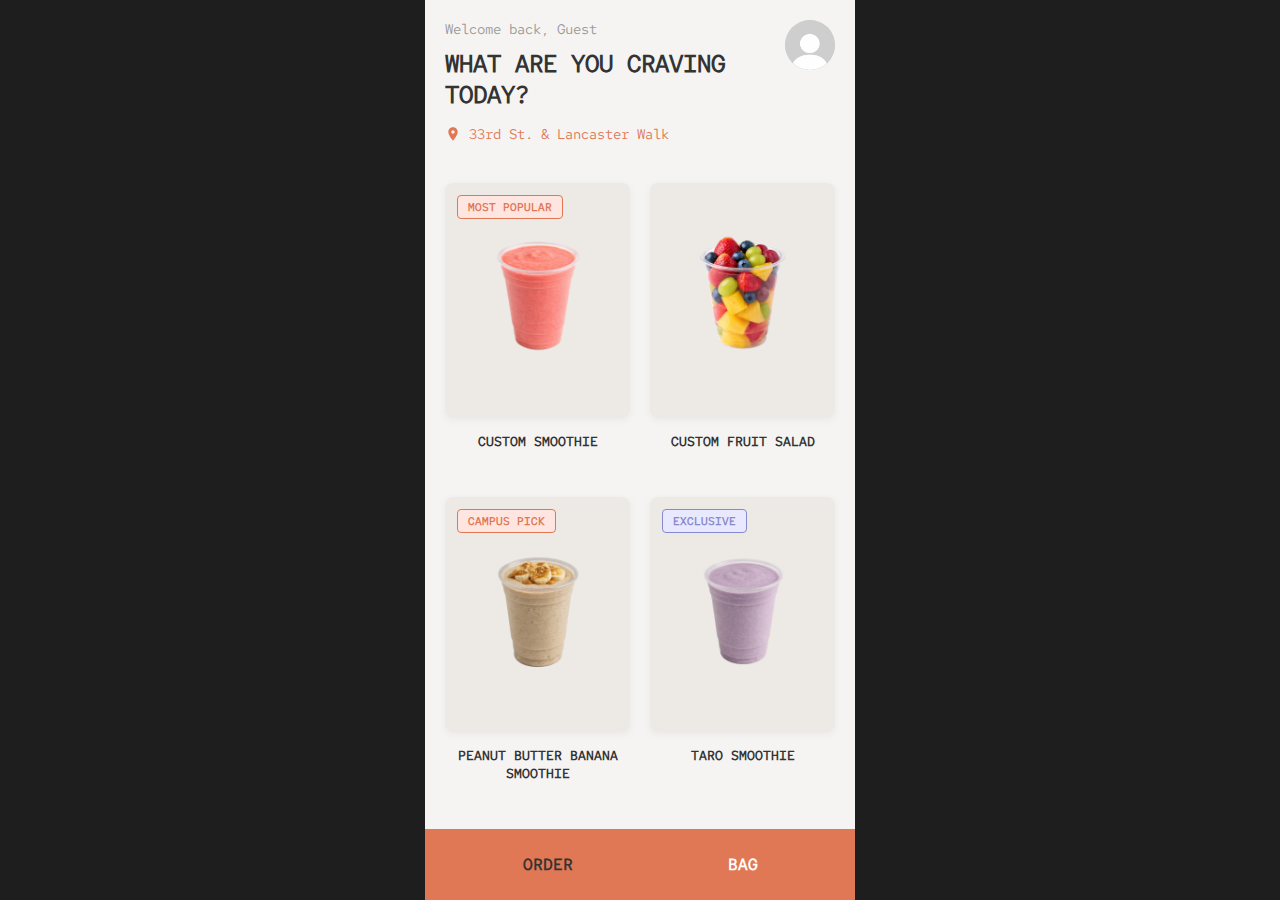
<file: pages/index.html>
<!DOCTYPE html>
<html lang="en">
<head>
    <meta charset="UTF-8">
    <meta name="viewport" content="width=device-width, initial-scale=1.0">
    <title>KC's Home - Fresh Fruit and Smoothies</title>
    <link rel="stylesheet" href="styles.css">
</head>
<body>
    <div class="container">
        <!-- Header -->
        <div class="header">
            <div class="welcome-text">
                <p>Welcome back, Guest</p>
                <h1>What are you craving today?</h1>
                <div class="location">
                    <svg class="location-icon" viewBox="0 0 24 24">
                        <path d="M12 2C8.13 2 5 5.13 5 9c0 5.25 7 13 7 13s7-7.75 7-13c0-3.87-3.13-7-7-7zm0 9.5c-1.38 0-2.5-1.12-2.5-2.5s1.12-2.5 2.5-2.5 2.5 1.12 2.5 2.5-1.12 2.5-2.5 2.5z"/>
                    </svg>
                    <span>33rd St. & Lancaster Walk</span>
                </div>
            </div>
            <div class="profile-icon">
                <img src="person-profile.jpeg" alt="person icon">
            </div>
        </div>
        
        <!-- Order Badge -->
        <!-- <a href="confirmation.html" class="order-badge">ORDER #42</a> -->

        <!-- Products Grid -->
        <div class="products">
            <!-- Custom Smoothie -->
<a href="customize.html" class="product-card">
    <div class="product-card-inner">
        <span class="badge most-popular">Most Popular</span>
        <div class="product-image">
            <img src="Smoothie_images/custom.png" alt="Custom Smoothie">
        </div>
    </div>
    <div class="product-name">Custom Smoothie</div>
</a>

<!-- Custom Fruit Salad -->
<a href="#" class="product-card preset-item" data-type="fruit-salad">
    <div class="product-card-inner">
        <div class="product-image">
            <img src="Smoothie_images/fruitCup.png" alt="Custom Fruit Salad">
        </div>
    </div>
    <div class="product-name">Custom Fruit Salad</div>
</a>

<!-- Peanut Butter Banana Smoothie -->
<a href="#" class="product-card preset-item" data-type="pb-banana">
    <div class="product-card-inner">
        <span class="badge campus-pick">Campus Pick</span>
        <div class="product-image">
            <img src="Smoothie_images/pb_banana.png" alt="Peanut Butter Banana Smoothie">
        </div>
    </div>
    <div class="product-name">Peanut Butter Banana Smoothie</div>
</a>

<!-- Taro Smoothie -->
<a href="#" class="product-card preset-item" data-type="taro">
    <div class="product-card-inner">
        <span class="badge exclusive">Exclusive</span>
        <div class="product-image">
            <img src="Smoothie_images/taro.png" alt="Taro Smoothie">
        </div>
    </div>
    <div class="product-name">Taro Smoothie</div>
</a>
        </div>

        <!-- Navigation Bar -->
        <div class="nav-bar">
            <a href="index.html" class="nav-item active">Order</a>
            <a href="bag.html" class="nav-item">Bag</a>
        </div>
    </div>

    <script src="app.js"></script>  
</body>
</html>
</file>
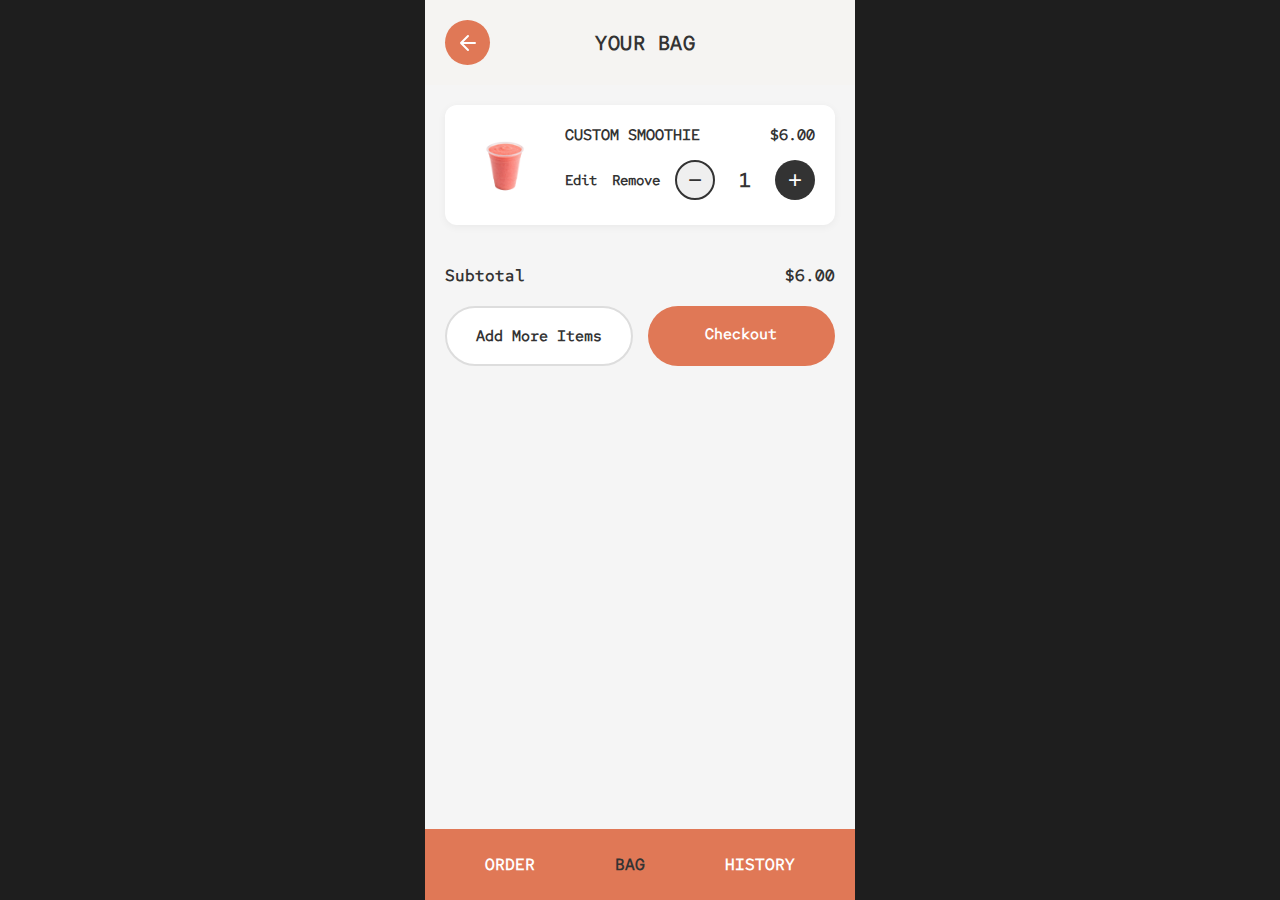
<file: pages/bag.html>
<!DOCTYPE html>
<html lang="en">
<head>
    <meta charset="UTF-8">
    <meta name="viewport" content="width=device-width, initial-scale=1.0">
    <title>Your Bag - KC</title>
    <link rel="stylesheet" href="styles.css">
</head>
<body>
    <div class="container">

        <!-- Header -->
        <div class="page-header">
            <a href="customize.html" class="back-button">
                <svg width="24" height="24" viewBox="0 0 24 24" fill="none">
                    <path d="M19 12H5M5 12L12 19M5 12L12 5" stroke="white" stroke-width="2" stroke-linecap="round" stroke-linejoin="round"/>
                </svg>
            </a>
            <h1 class="page-title">YOUR BAG</h1>
            <div style="width: 45px;"></div>
        </div>

        <!-- Bag Content -->
        <div class="bag-content">
    <!-- Bag Item -->
    <div class="bag-item">
        <div class="bag-item-image">
            <img src="Smoothie_images/custom.png" alt="Custom Smoothie">
        </div>
        <div class="bag-item-details">
            <div class="bag-item-header">
                <span class="bag-item-name">Custom Smoothie</span>
                <span class="bag-item-price">$6.00</span>
            </div>
            <div class="bag-item-actions">
                <a href="customize.html" class="bag-action-link">Edit</a>
                <a href="bag.html" class="bag-action-link">Remove</a>
                <div class="bag-quantity-controls">
                    <button class="quantity-button minus">−</button>
                    <span class="quantity">1</span>
                    <button class="quantity-button plus">+</button>
                </div>
            </div>
        </div>
    </div>

    <!-- Subtotal -->
    <div class="bag-subtotal">
        <span>Subtotal</span>
        <span>$6.00</span>
    </div>

    <!-- Buttons -->
    <div class="bag-action-buttons">
        <a href="index.html" class="btn btn-secondary">Add more items</a>
        <a href="checkout.html" class="btn btn-primary">Checkout</a>
    </div>
</div>
    
        <!-- Navigation Bar -->
        <div class="nav-bar">
            <a href="index.html" class="nav-item">Order</a>
            <a href="bag.html" class="nav-item active">Bag</a>
            <a href="index.html" class="nav-item">History</a>
        </div>
    </div>
</body>
</html>
</file>
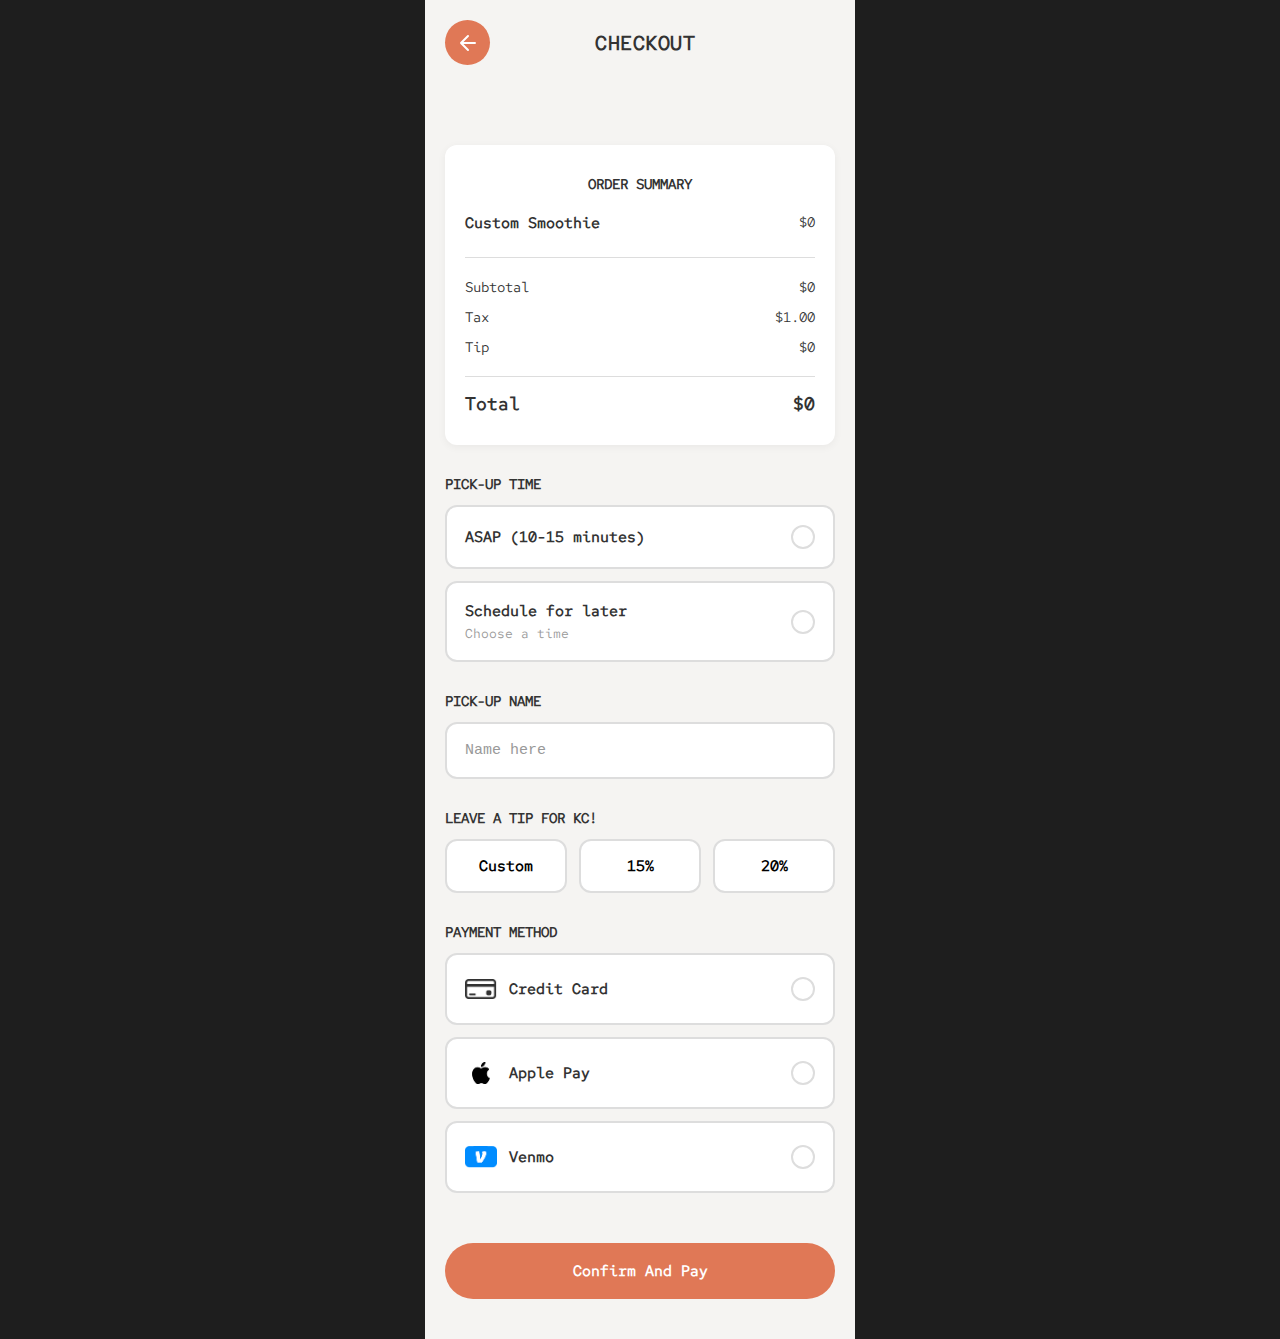
<file: pages/checkout.html>
<!DOCTYPE html>
<html lang="en">
<head>
    <meta charset="UTF-8">
    <meta name="viewport" content="width=device-width, initial-scale=1.0">
    <title>Checkout - KC</title>
    <link rel="stylesheet" href="styles.css">
</head>
<body>
    <div class="container">

        <!-- Header -->
        <div class="page-header">
            <a href="bag.html" class="back-button">
                <svg width="24" height="24" viewBox="0 0 24 24" fill="none">
                    <path d="M19 12H5M5 12L12 19M5 12L12 5" stroke="white" stroke-width="2" stroke-linecap="round" stroke-linejoin="round"/>
                </svg>
            </a>
            <h1 class="page-title">CHECKOUT</h1>
            <div style="width: 45px;"></div>
        </div>

        <!-- Checkout Form -->
        <div class="checkout-content">
            
            <!-- Order Summary (FIRST) -->
            <div class="order-summary-section">
                <div class="order-summary">
                    <div class="summary-title">ORDER SUMMARY</div>
                    <div class="summary-item">
                        <div>
                            <div class="summary-item-name">Custom Smoothie</div>
                            <div class="order-details-checkout"></div>
                        </div>
                        <span>$0</span>
                    </div>
                    <hr class="summary-divider">
                    <div class="summary-item">
                        <span>Subtotal</span>
                        <span>$0</span>
                    </div>
                    <div class="summary-item">
                        <span>Tax</span>
                        <span>$1.00</span>
                    </div>
                    <div class="summary-item">
                        <span>Tip</span>
                        <span>$0</span>
                    </div>
                    <div class="summary-total">
                        <span>Total</span>
                        <span>$0</span>
                    </div>
                </div>
            </div>

            <!-- Pick-up Time (SECOND) -->
            <div class="form-section">
                <label class="form-label">PICK-UP TIME</label>
                <div class="radio-group">
                    <label class="radio-option">
                        <input type="radio" name="pickup-time" class="radio-input" value="asap">
                        <div>
                            <div class="radio-label">ASAP (10-15 minutes)</div>
                        </div>
                        <div class="radio-circle"></div>
                    </label>
                    <label class="radio-option">
                        <input type="radio" name="pickup-time" class="radio-input" value="later">
                        <div>
                            <div class="radio-label">Schedule for later</div>
                            <div class="radio-sublabel">Choose a time</div>
                        </div>
                        <div class="radio-circle"></div>
                    </label>
                </div>
            </div>

            <!-- Pick-up Name (THIRD) -->
            <div class="form-section">
                <label class="form-label">PICK-UP NAME</label>
                <input type="text" class="text-input" placeholder="Name here">
            </div>

            <!-- Tip (FOURTH) -->
            <div class="form-section">
                <label class="form-label">LEAVE A TIP FOR KC!</label>
                <div class="tip-buttons">
                    <button class="tip-button">Custom</button>
                    <button class="tip-button">15%</button>
                    <button class="tip-button">20%</button>
                </div>
            </div>

            <!-- Payment Method (FIFTH - LAST) -->
            <div class="form-section">
                <label class="form-label">PAYMENT METHOD</label>
                <div class="radio-group">
                    <label class="radio-option">
                        <input type="radio" name="payment" class="radio-input" value="credit">
                        <div class="payment-option">
                            <img src="checkout_images/credit-card.png" alt="Credit Card" class="payment-icon-img">
                            <div class="radio-label">Credit Card</div>
                        </div>
                        <div class="radio-circle"></div>
                    </label>
                    <label class="radio-option">
                        <input type="radio" name="payment" class="radio-input" value="apple">
                        <div class="payment-option">
                            <img src="checkout_images/apple-pay.png" alt="Apple Pay" class="payment-icon-img">
                            <div class="radio-label">Apple Pay</div>
                        </div>
                        <div class="radio-circle"></div>
                    </label>
                    <label class="radio-option">
                        <input type="radio" name="payment" class="radio-input" value="venmo">
                        <div class="payment-option">
                            <img src="checkout_images/venmo.png" alt="Venmo" class="payment-icon-img">
                            <div class="radio-label">Venmo</div>
                        </div>
                        <div class="radio-circle"></div>
                    </label>
                </div>
            </div>

            <!-- Confirm Button -->
            <div class="checkout-button-section">
                <a href="confirmation.html" class="btn btn-primary btn-full">Confirm and Pay</a>
            </div>

        </div>
    </div>

    <!-- Time Selection Modal -->
    <div class="modal-overlay" id="timeModal">
        <div class="modal-content">
            <button class="modal-close" id="closeModal">×</button>
            <h2 class="modal-title">Schedule for later</h2>
            <div class="modal-location">
                <svg class="location-icon" viewBox="0 0 24 24" width="16" height="16">
                    <path fill="#e07856" d="M12 2C8.13 2 5 5.13 5 9c0 5.25 7 13 7 13s7-7.75 7-13c0-3.87-3.13-7-7-7zm0 9.5c-1.38 0-2.5-1.12-2.5-2.5s1.12-2.5 2.5-2.5 2.5 1.12 2.5 2.5-1.12 2.5-2.5 2.5z"/>
                </svg>
                <span>33rd St. & Lancaster Walk</span>
            </div>
            <div class="time-options">
                <label class="time-option">
                    <input type="radio" name="time-slot" class="time-radio" value="11:30 AM">
                    <span class="time-circle"></span>
                    <span class="time-label">11:30 AM</span>
                </label>
                <label class="time-option">
                    <input type="radio" name="time-slot" class="time-radio" value="11:45 AM">
                    <span class="time-circle"></span>
                    <span class="time-label">11:45 AM</span>
                </label>
                <label class="time-option">
                    <input type="radio" name="time-slot" class="time-radio" value="12:00 PM">
                    <span class="time-circle"></span>
                    <span class="time-label">12:00 PM</span>
                </label>
                <label class="time-option">
                    <input type="radio" name="time-slot" class="time-radio" value="12:15 PM">
                    <span class="time-circle"></span>
                    <span class="time-label">12:15 PM</span>
                </label>
                <label class="time-option">
                    <input type="radio" name="time-slot" class="time-radio" value="12:30 PM">
                    <span class="time-circle"></span>
                    <span class="time-label">12:30 PM</span>
                </label>
            </div>
            <button class="btn btn-primary btn-full" id="confirmTime">Confirm</button>
        </div>
    </div>

    <!-- Apple Pay Modal -->
    <div class="modal-overlay" id="applePayModal">
        <div class="applepay-modal">
            <div class="applepay-header">
                <img src="checkout_images/apple-vector.svg" alt="Apple Pay" class="applepay-logo">
                <span class="applepay-text">Pay</span>
            </div>
            
            <div class="payment-card-section">
                <div class="payment-card">
                    <img src="checkout_images/visa-logo.png" alt="Visa" class="card-logo">
                    <div class="card-info">
                        <div class="card-name">VISA...</div>
                        <div class="card-number">xxxxxxxxx</div>
                    </div>
                    <div class="card-last-four">xxxx 1234</div>
                    <span class="chevron-right">›</span>
                </div>
            </div>

            <div class="change-payment-button">
                <span>Change Payment Method</span>
                <span class="chevron-right">›</span>
            </div>

            <div class="payment-total-section">
                <div class="payment-merchant">Pay KC's Fresh Fruit & Smoothies</div>
                <div class="payment-amount">$6.00</div>
                <span class="chevron-right">›</span>
            </div>

            <div class="confirm-section">
                <img src="checkout_images/confirm-button.png" alt="Confirm" class="confirm-icon">
                <div class="confirm-text">Confirm with Side Button</div>
            </div>
        </div>
    </div>

    <script src="app.js"></script>
</body>
</html>
</file>
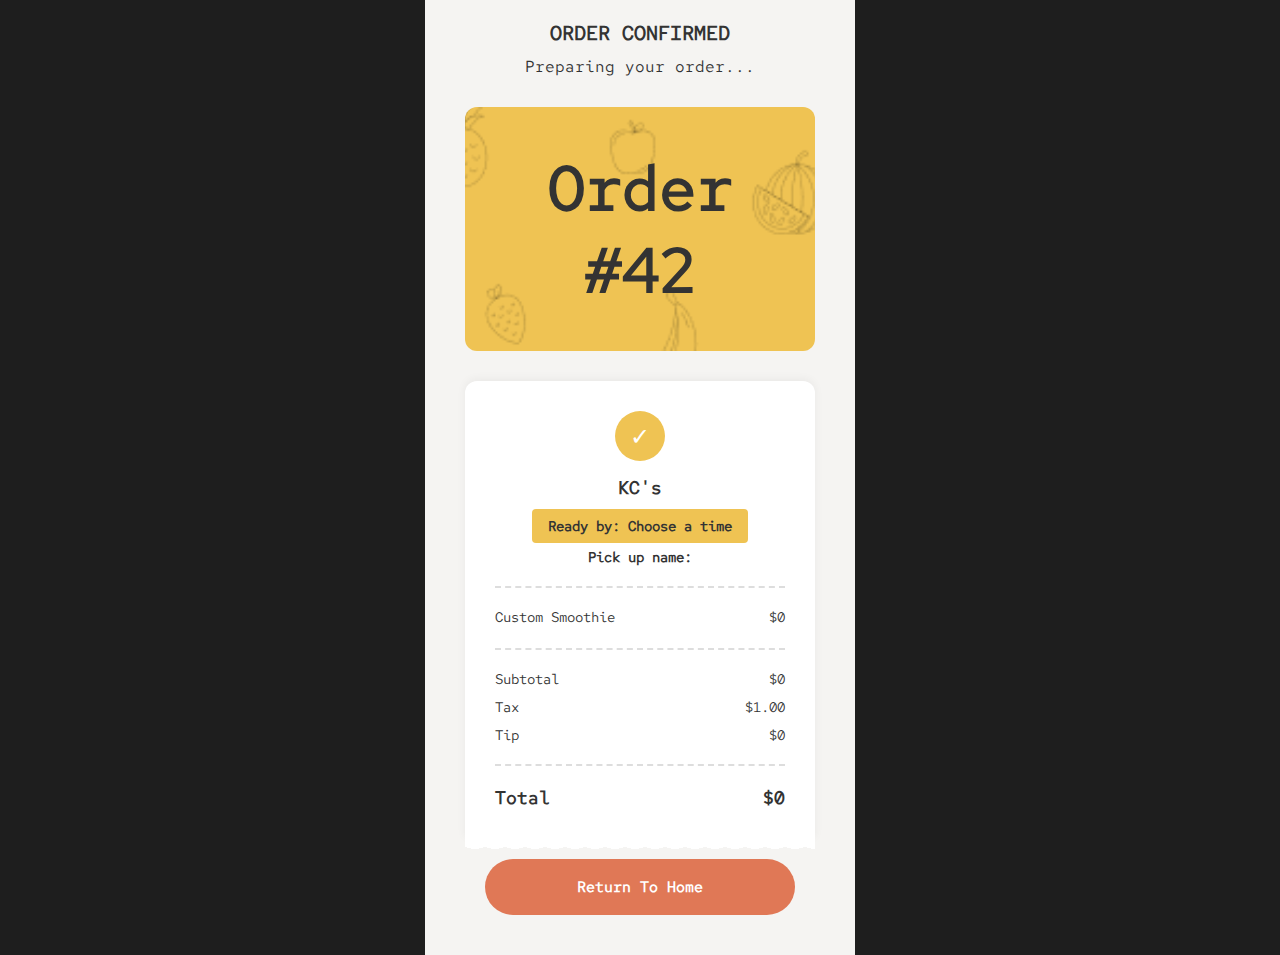
<file: pages/confirmation.html>
<!DOCTYPE html>
<html lang="en">
<head>
    <meta charset="UTF-8">
    <meta name="viewport" content="width=device-width, initial-scale=1.0">
    <title>Order Confirmed - KC</title>
    <link rel="stylesheet" href="styles.css">
</head>
<body>
    <div class="container">

        <!-- Close Button
        <a href="index.html" class="close-button">×</a> -->

        <!-- Confirmation Content -->
        <div class="confirmation-content">
            <h1 class="confirmation-title">ORDER CONFIRMED</h1>
            <p class="confirmation-subtitle">Preparing your order...</p>

            <!-- Order Number -->
            <div class="order-number">
                <div class="order-number-label">Order #42</div>
            </div>

            <div class="receipt">
                <div class="receipt-header">
                    <div class="check-icon">✓</div>
                    <div class="location-name">KC's</div>
                    <div class="ready-time">Ready by: Choose a time</div>
                    <div class="pickup-name">Pick up name:</div>
                </div>
                
                <hr class="receipt-divider">
                
                <div class="receipt-item">
                    <div>
                        <div class="receipt-item-name">Custom Smoothie</div>
                        <div class="order-details-confirmation"></div>
                    </div>
                    <span>$0</span>
                </div>
                
                <hr class="receipt-divider">
                
                <div class="receipt-item">
                    <span>Subtotal</span>
                    <span>$0</span>
                </div>
                <div class="receipt-item">
                    <span>Tax</span>
                    <span>$1.00</span>
                </div>
                <div class="receipt-item">
                    <span>Tip</span>
                    <span>$0</span>
                </div>
                
                <hr class="receipt-divider">
                
                <div class="receipt-total">
                    <span>Total</span>
                    <span>$0</span>
                </div>
            </div>

            <!-- Return Button -->
            <div class="return-button-container">
                <a href="home2.html" class="btn btn-primary">Return to Home</a>
            </div>
        </div>
    </div>

    <script src="app.js"></script>
</body>
</html>
</file>
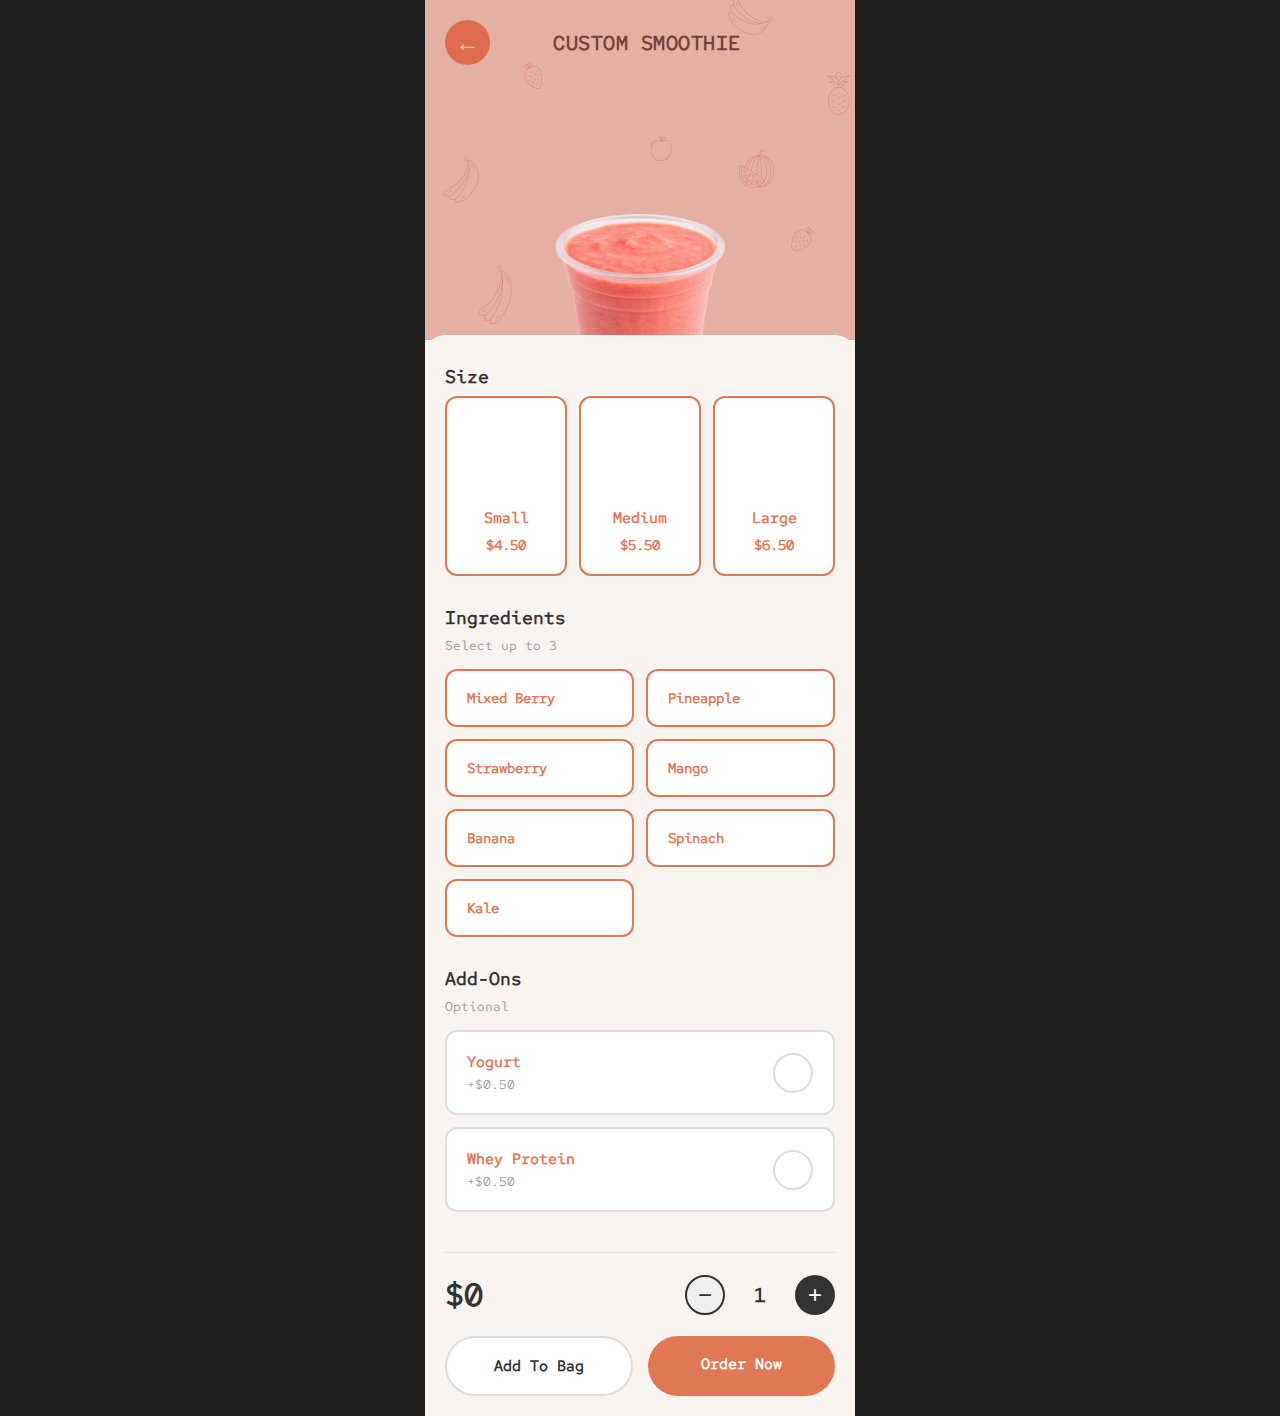
<file: pages/customize.html>
<!DOCTYPE html>
<html lang="en">
<head>
    <meta charset="UTF-8">
    <meta name="viewport" content="width=device-width, initial-scale=1.0">
    <title>Custom Smoothie - KC</title>
    <link rel="stylesheet" href="styles.css">
</head>
<body>
    <div class="container customization">
        
        <!-- Header -->
        <div class="header customize-header">
            <a href="index.html" class="back-button">←</a>
            <h1 class="page-title">CUSTOM SMOOTHIE</h1>
        </div>

        <!-- Smoothie Image -->
        <div class="smoothie-display">
            <img src="Smoothie_images/custom.png" alt="Custom Smoothie">
        </div>

        <!-- Customization Form -->
        <div class="customization-panel">
            <!-- Size Selection -->
            <section class="section">
                <h2 class="section-title">Size</h2>
                <div class="size-options">
                    <div class="size-button selected">
                        <span class="size-label">Small</span>
                        <span class="size-price">$4.50</span>
                    </div>
                    <div class="size-button selected">
                        <span class="size-label">Medium</span>
                        <span class="size-price">$5.50</span>
                    </div>
                    <div class="size-button selected">
                        <span class="size-label">Large</span>
                        <span class="size-price">$6.50</span>
                    </div>
                </div>
            </section>

            <!-- Ingredients Selection -->
            <section class="section">
                <h2 class="section-title">Ingredients</h2>
                <p class="section-subtitle">Select up to 3</p>
                <div class="ingredients-grid">
                    <div class="ingredient-button selected">Mixed Berry</div>
                    <div class="ingredient-button selected">Pineapple</div>
                    <div class="ingredient-button selected">Strawberry</div>
                    <div class="ingredient-button selected">Mango</div>
                    <div class="ingredient-button selected">Banana</div>
                    <div class="ingredient-button selected">Spinach</div>
                    <div class="ingredient-button selected">Kale</div>
                </div>
            </section>

            <!-- Add-Ons -->
            <section class="section">
                <h2 class="section-title">Add-Ons</h2>
                <p class="section-subtitle">Optional</p>
                <div class="addons-list">
                    <div class="addon-item">
                        <div class="addon-info">
                            <span class="addon-name">Yogurt</span>
                            <span class="addon-price">+$0.50</span>
                        </div>
                        <span class="custom-checkbox"></span>
                    </div>
                    <div class="addon-item">
                        <div class="addon-info">
                            <span class="addon-name">Whey Protein</span>
                            <span class="addon-price">+$0.50</span>
                        </div>
                        <span class="custom-checkbox"></span>
                    </div>
                </div>
            </section>

            <!-- Price and Actions -->
            <div class="bottom-section">
                <div class="price-quantity">
                    <span class="total-price">$0</span>
                    <div class="quantity-controls">
                        <button class="quantity-button minus">−</button>
                        <span class="quantity">1</span>
                        <button class="quantity-button plus">+</button>
                    </div>
                </div>
                <div class="action-buttons">
                    <a href="bag.html" class="btn btn-secondary">Add to Bag</a>
                    <a href="checkout.html" class="btn btn-primary">Order Now</a>
                </div>
            </div>
        </div>
    </div>
</body>


</html>
</file>
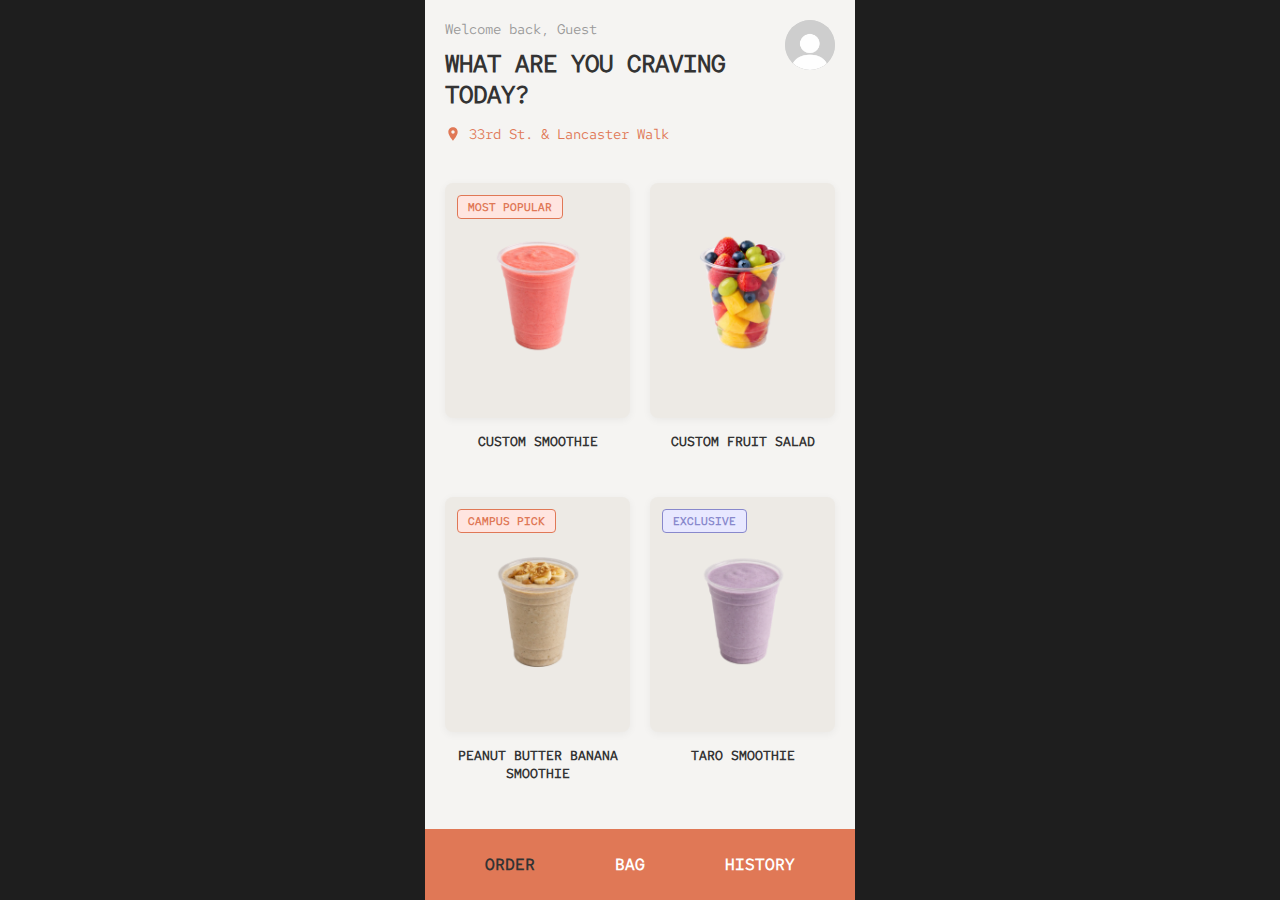
<file: pages/home.html>
<!DOCTYPE html>
<html lang="en">
<head>
    <meta charset="UTF-8">
    <meta name="viewport" content="width=device-width, initial-scale=1.0">
    <title>KC's Home - Fresh Fruit and Smoothies</title>
    <link rel="stylesheet" href="styles.css">
</head>
<body>
    <div class="container">
        <!-- Header -->
        <div class="header">
            <div class="welcome-text">
                <p>Welcome back, Guest</p>
                <h1>What are you craving today?</h1>
                <div class="location">
                    <svg class="location-icon" viewBox="0 0 24 24">
                        <path d="M12 2C8.13 2 5 5.13 5 9c0 5.25 7 13 7 13s7-7.75 7-13c0-3.87-3.13-7-7-7zm0 9.5c-1.38 0-2.5-1.12-2.5-2.5s1.12-2.5 2.5-2.5 2.5 1.12 2.5 2.5-1.12 2.5-2.5 2.5z"/>
                    </svg>
                    <span>33rd St. & Lancaster Walk</span>
                </div>
            </div>
            <div class="profile-icon">
                <img src="person-profile.jpeg" alt="person icon">
            </div>
        </div>
        
        <!-- Order Badge -->
        <!-- <a href="confirmation.html" class="order-badge">ORDER #42</a> -->

        <!-- Products Grid -->
        <div class="products">
            <!-- Custom Smoothie -->
<a href="customize.html" class="product-card">
    <div class="product-card-inner">
        <span class="badge most-popular">Most Popular</span>
        <div class="product-image">
            <img src="Smoothie_images/custom.png" alt="Custom Smoothie">
        </div>
    </div>
    <div class="product-name">Custom Smoothie</div>
</a>

<!-- Custom Fruit Salad -->
<a href="customize.html" class="product-card">
    <div class="product-card-inner">
        <div class="product-image">
            <img src="Smoothie_images/fruitCup.png" alt="Custom Fruit Salad">
        </div>
    </div>
    <div class="product-name">Custom Fruit Salad</div>
</a>

<!-- Peanut Butter Banana Smoothie -->
<a href="customize.html" class="product-card">
    <div class="product-card-inner">
        <span class="badge campus-pick">Campus Pick</span>
        <div class="product-image">
            <img src="Smoothie_images/pb_banana.png" alt="Peanut Butter Banana Smoothie">
        </div>
    </div>
    <div class="product-name">Peanut Butter Banana Smoothie</div>
</a>

<!-- Taro Smoothie -->
<a href="customize.html" class="product-card">
    <div class="product-card-inner">
        <span class="badge exclusive">Exclusive</span>
        <div class="product-image">
            <img src="Smoothie_images/taro.png" alt="Taro Smoothie">
        </div>
    </div>
    <div class="product-name">Taro Smoothie</div>
</a>
        </div>

        <!-- Navigation Bar -->
        <div class="nav-bar">
            <a href="home.html" class="nav-item active">Order</a>
            <a href="bag.html" class="nav-item">Bag</a>
            <a href="home.html" class="nav-item">History</a>
        </div>
    </div>
</body>
</html>
</file>
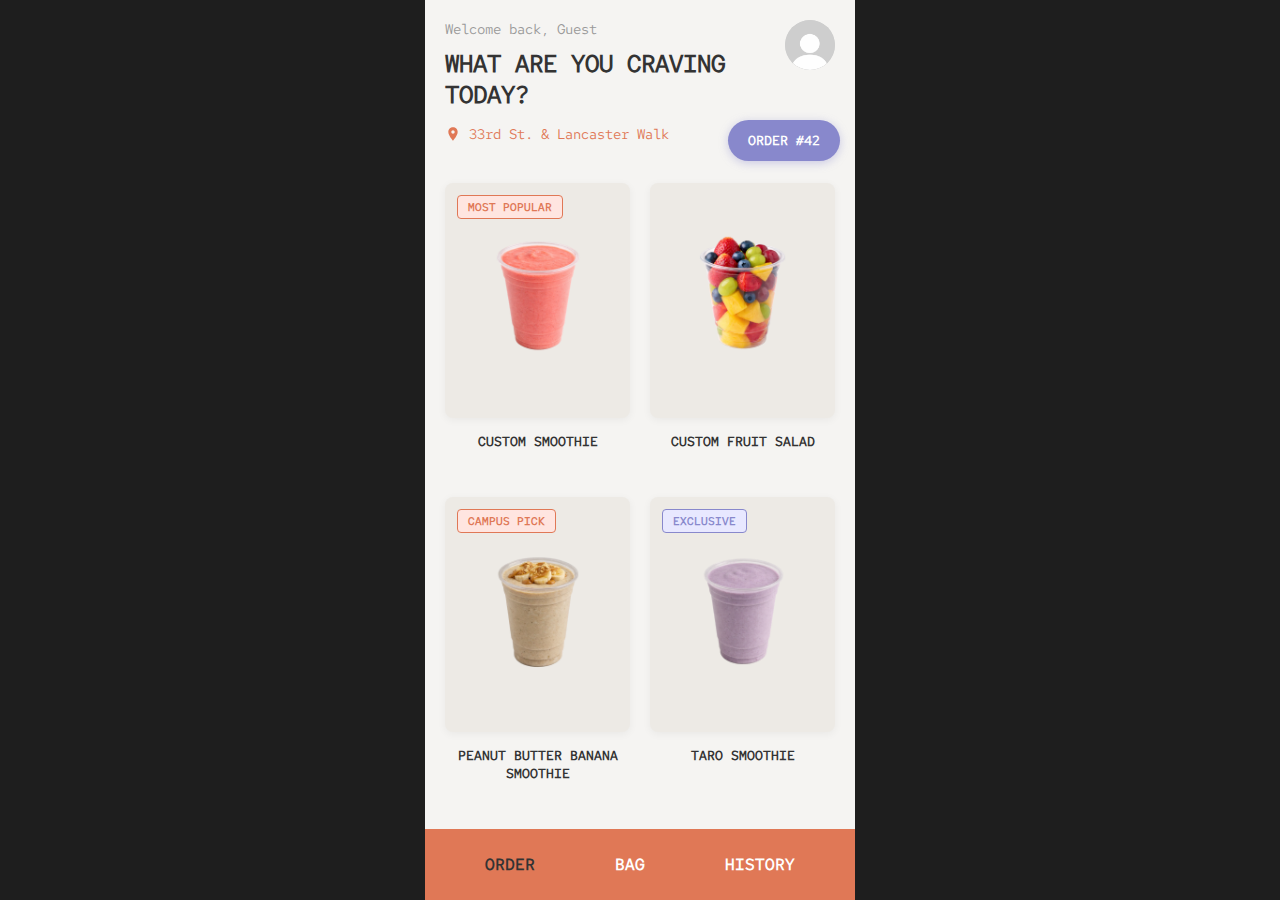
<file: pages/home2.html>
<!DOCTYPE html>
<html lang="en">
<head>
    <meta charset="UTF-8">
    <meta name="viewport" content="width=device-width, initial-scale=1.0">
    <title>KC's Home - Fresh Fruit and Smoothies</title>
    <link rel="stylesheet" href="styles.css">
</head>
<body>
    <div class="container">
        <!-- Header -->
        <div class="header">
            <div class="welcome-text">
                <p>Welcome back, Guest</p>
                <h1>What are you craving today?</h1>
                <div class="location">
                    <svg class="location-icon" viewBox="0 0 24 24">
                        <path d="M12 2C8.13 2 5 5.13 5 9c0 5.25 7 13 7 13s7-7.75 7-13c0-3.87-3.13-7-7-7zm0 9.5c-1.38 0-2.5-1.12-2.5-2.5s1.12-2.5 2.5-2.5 2.5 1.12 2.5 2.5-1.12 2.5-2.5 2.5z"/>
                    </svg>
                    <span>33rd St. & Lancaster Walk</span>
                </div>
            </div>
            <div class="profile-icon">
                <img src="person-profile.jpeg" alt="person icon">
            </div>
        </div>
        
        <!-- Order Badge -->
        <a href="status.html" class="order-badge-floating">ORDER #42</a>


        <!-- Products Grid -->
        <div class="products">
            <!-- Custom Smoothie -->
<a href="customize.html" class="product-card">
    <div class="product-card-inner">
        <span class="badge most-popular">Most Popular</span>
        <div class="product-image">
            <img src="Smoothie_images/custom.png" alt="Custom Smoothie">
        </div>
    </div>
    <div class="product-name">Custom Smoothie</div>
</a>

<!-- Custom Fruit Salad -->
<div class="product-card">
                <div class="product-card-inner">
                    <div class="product-image">
                        <img src="Smoothie_images/fruitCup.png" alt="Custom Fruit Salad">
                    </div>
                </div>
                <div class="product-name">Custom Fruit Salad</div>
            </div>

            <!-- Peanut Butter Banana Smoothie -->
            <div class="product-card">
                <div class="product-card-inner">
                    <span class="badge campus-pick">Campus Pick</span>
                    <div class="product-image">
                        <img src="Smoothie_images/pb_banana.png" alt="Peanut Butter Banana Smoothie">
                    </div>
                </div>
                <div class="product-name">Peanut Butter Banana Smoothie</div>
            </div>

            <!-- Taro Smoothie -->
            <div class="product-card">
                <div class="product-card-inner">
                    <span class="badge exclusive">Exclusive</span>
                    <div class="product-image">
                        <img src="Smoothie_images/taro.png" alt="Taro Smoothie">
                    </div>
                </div>
                <div class="product-name">Taro Smoothie</div>
            </div>
        </div>

        <!-- Navigation Bar -->
        <div class="nav-bar">
            <a href="index.html" class="nav-item active">Order</a>
            <a href="bag.html" class="nav-item">Bag</a>
            <div class="nav-item history">History</div>
        </div>
    </div>

    <script src="app.js"></script>
</body>
</html>
</file>
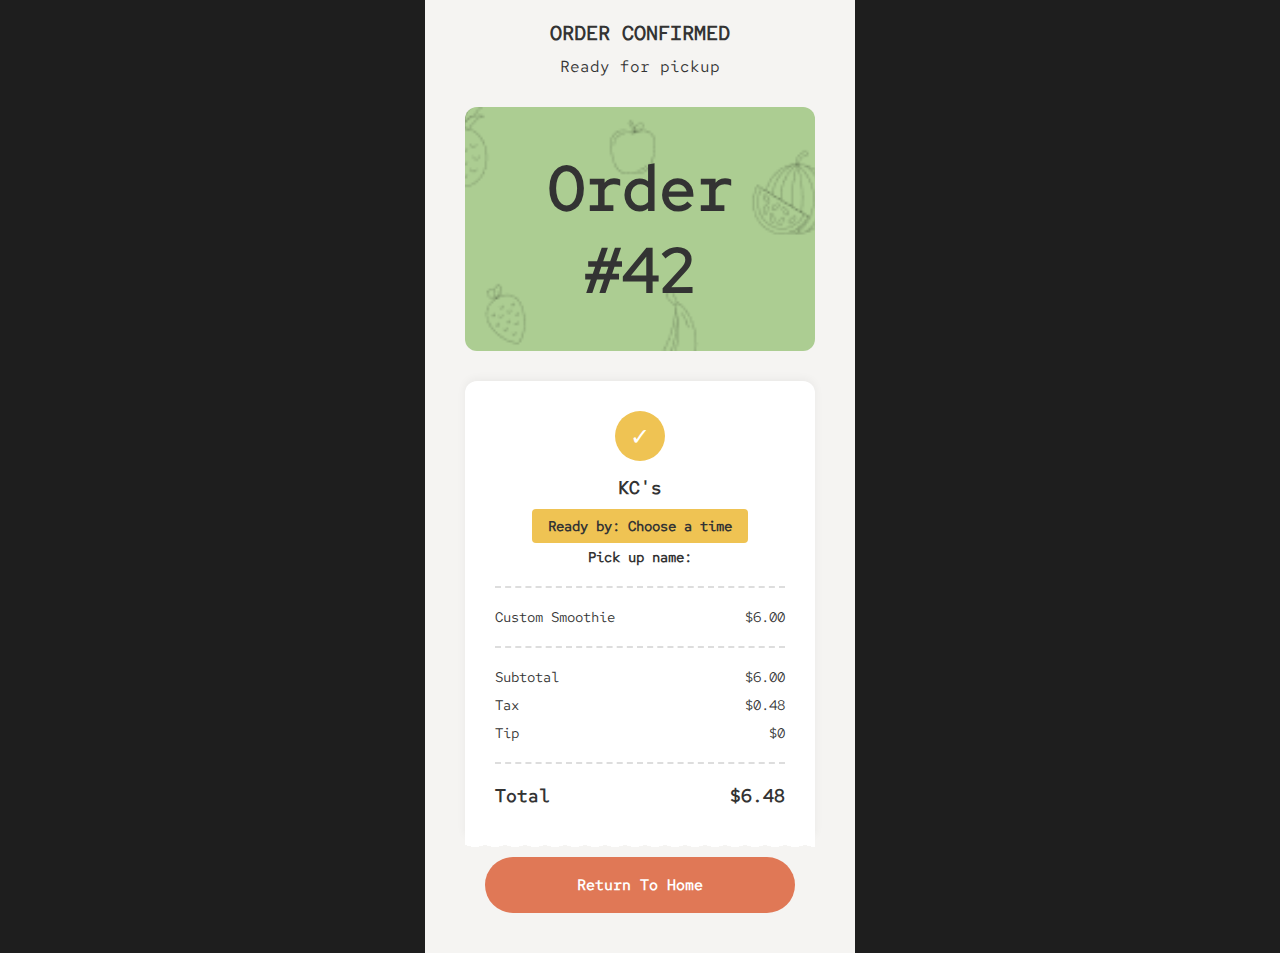
<file: pages/status.html>
<!DOCTYPE html>
<html lang="en">
<head>
    <meta charset="UTF-8">
    <meta name="viewport" content="width=device-width, initial-scale=1.0">
    <title>Order Status - KC</title>
    <link rel="stylesheet" href="styles.css">
</head>
<body>
    <div class="container">

        <!-- Close Button
        <a href="index.html" class="close-button">×</a> -->

        <!-- Confirmation Content -->
        <div class="confirmation-content">
            <h1 class="confirmation-title">ORDER CONFIRMED</h1>
            <p class="confirmation-subtitle">Ready for pickup</p>

            <!-- Order Number -->
            <div class="order-number-status">
                <div class="order-number-label">Order #42</div>
            </div>

            <!-- Receipt -->
            <div class="receipt">
                <div class="receipt-header">
                    <div class="check-icon">✓</div>
                    <div class="location-name">KC's</div>
                    <div class="ready-time">Ready by: Choose a time</div>
                    <div class="pickup-name">Pick up name:</div>
                </div>

                <hr class="receipt-divider">

                <div class="receipt-item">
                    <span>Custom Smoothie</span>
                    <span>$6.00</span>
                </div>

                <hr class="receipt-divider">

                <div class="receipt-item">
                    <span>Subtotal</span>
                    <span>$6.00</span>
                </div>
                <div class="receipt-item">
                    <span>Tax</span>
                    <span>$0.48</span>
                </div>
                <div class="receipt-item">
                    <span>Tip</span>
                    <span>$0</span>
                </div>

                <hr class="receipt-divider">

                <div class="receipt-total">
                    <span>Total</span>
                    <span>$6.48</span>
                </div>
            </div>

            <!-- Return Button -->
            <div class="return-button-container">
                <a href="home2.html" class="btn btn-primary">Return to Home</a>
            </div>
        </div>
    </div>

    <script src="app.js"></script>
</body>
</html>
</file>
<file: pages/styles.css>
/* ========================================= */
/* FONTS */
/* ========================================= */

@font-face {
    font-family: 'Red Hat Mono';
    src: url('red-hat-mono/RedHatMono[wght].ttf') format('truetype');
    font-weight: normal;
    font-style: normal;
}

@font-face {
    font-family: 'Red Hat Mono';
    src: url('red-hat-mono/RedHatMono-Italic[wght].ttf') format('truetype');
    font-weight: normal;
    font-style: italic;
}


/* ========================================= */
/* GLOBAL STYLES */
/* ========================================= */

* {
    margin: 0;
    padding: 0;
    box-sizing: border-box;
}

body {
    font-family: 'Red Hat Mono', 'Courier New', monospace;
    color: #333;
    background-color: #1e1e1e;
    width: 100%;
}

.container {
    max-width: 430px;
    width: 100%;
    margin: 0 auto;
    background-color: #F5F4F2;
    min-height: 100vh;
    display: flex;
    flex-direction: column;
    position: relative;
}


/* ========================================= */
/* NAVIGATION BAR (Bottom) */
/* ========================================= */

.nav-bar {
    background-color: #e07856;
    display: flex;
    justify-content: space-around;
    padding: 20px;
    margin-top: auto;
}

.nav-item {
    color: white;
    font-size: 16px;
    font-weight: bold;
    text-transform: uppercase;
    cursor: pointer;
    border: none;
    background: none;
    padding: 5px 10px;
    text-decoration: none;
}

.nav-item.history {
    cursor: default;
}

/* .nav-item:hover {
    opacity: 0.8;
} */

.nav-item.active {
    color: #333;
}

/* ========================================= */
/* BUTTONS */
/* ========================================= */

.back-button {
    width: 45px;
    height: 45px;
    border-radius: 50%;
    background-color: #e07856;
    border: none;
    display: flex;
    align-items: center;
    justify-content: center;
    cursor: pointer;
    flex-shrink: 0;
    text-decoration: none;
    color: white;
    font-size: 24px;
}

/* .back-button:hover {
    background-color: #d06846;
} */

.close-button {
     width: 45px;
    height: 45px;
    border-radius: 50%;
    background-color: #e07856;
    border: none;
    display: flex;
    align-items: center;
    justify-content: center;
    cursor: pointer;
    text-decoration: none;
    color: white;
    font-size: 28px;
    line-height: 1;
    position: absolute;
    top: 20px;
    right: 20px;
    z-index: 100;
}

.btn {
    padding: 18px;
    border-radius: 100px;
    font-size: 15px;
    font-weight: 600;
    border: none;
    cursor: pointer;
    transition: all 0.2s ease;
    text-transform: capitalize;
    text-decoration: none;
    display: inline-block;
    text-align: center;
    font-family: 'Red Hat Mono', 'Courier New', monospace;
}

.btn-primary {
    background-color: #e07856;
    color: white;
}

.btn-secondary {
    background-color: white;
    color: #333;
    border: 2px solid #ddd;
}

.btn-disabled {
    background-color: #999;
    cursor: not-allowed;
}




/* ========================================= */
/* HOME PAGE */
/* ========================================= */

.header {
    padding: 20px;
    display: flex;
    justify-content: space-between;
    align-items: flex-start;
}

.welcome-text {
    flex: 1;
}

.welcome-text p {
    font-size: 14px;
    color: #999;
    margin-bottom: 10px;
}

.welcome-text h1 {
    font-size: 24px;
    font-weight: bold;
    text-transform: uppercase;
    line-height: 1.3;
    margin-bottom: 15px;
}

.location {
    display: flex;
    align-items: center;
    gap: 8px;
    color: #e07856;
    font-size: 14px;
}

.location-icon {
    width: 16px;
    height: 16px;
    fill: #e07856;
}

.profile-icon {
    width: 50px;
    height: 50px;
    border-radius: 50%;
    border: none;
    background-color: #ccc;
    display: flex;
    align-items: center;
    justify-content: center;
    flex-shrink: 0;
    overflow: hidden;
}

.profile-icon img {
    width: 100%;
    height: 100%;
    border-radius: 50%;
    object-fit: cover;
}


.order-badge {
    position: absolute;
    top: 15px;
    right: 15px;
    background-color: #8888cc;
    color: white;
    padding: 8px 16px;
    border-radius: 20px;
    font-size: 13px;
    font-weight: bold;
    text-transform: uppercase;
    text-decoration: none;
}

.products {
    padding: 20px;
    display: grid;
    grid-template-columns: repeat(2, 1fr);
    gap: 20px;
    flex: 1;
}

.product-card {
    display: flex;
    flex-direction: column;
    align-items: center;
    text-decoration: none;
    color: #333;
    cursor: pointer;
    transition: transform 0.2s ease;
}

.product-card-inner {
    background-color: #EDEAE5;
    border-radius: 8px;
    padding: 20px;
    display: flex;
    flex-direction: column;
    align-items: center;
    position: relative;
    box-shadow: 0 2px 8px rgba(0,0,0,0.05);
    width: 100%;
    margin-bottom: 15px;
}

.product-card {
    text-decoration: none;
    color: inherit;
    display: block;
}

/* Only apply cursor pointer to custom smoothie link */
a.product-card {
    cursor: pointer;
}

/* Remove cursor pointer from divs */
div.product-card {
    cursor: default;
}

/* .product-card:hover {
    transform: translateY(-4px);
    box-shadow: 0 4px 12px rgba(0,0,0,0.1);
} */

.badge {
    position: absolute;
    top: 12px;
    left: 12px;
    padding: 4px 10px;
    border-radius: 4px;
    font-size: 11px;
    font-weight: bold;
    text-transform: uppercase;
}

.badge.most-popular {
    background-color: #ffe5e0;
    color: #e07856;
    border: 1px solid #e07856;
}

.badge.campus-pick {
    background-color: #ffe5e0;
    color: #e07856;
    border: 1px solid #e07856;
}

.badge.exclusive {
    background-color: #e8e8ff;
    color: #8888cc;
    border: 1px solid #8888cc;
}

.product-image {
    width: 100%;
    height: 180px;
    display: flex;
    align-items: center;
    justify-content: center;
    margin-bottom: 15px;
}

.product-image img {
    max-width: 100%;
    max-height: 100%;
    object-fit: contain;
}

.product-name {
    text-align: center;
    font-size: 13px;
    text-transform: uppercase;
    font-weight: bold;
    line-height: 1.4;
}

/* ========================================= */
/* CUSTOMIZATION PAGE */
/* ========================================= */

.container.customization {
    background: linear-gradient(to bottom, 
        transparent 0%, 
        transparent 340px, 
        #f9f4f0 340px);
    
    background-color: #EDEAE5;
}

.container.customization::before {
    content: '';
    position: absolute;
    top: 0;
    left: 0;
    right: 0;
    height: 340px;
    background-image: url('Smoothie_images/fruitBG.png');
    background-size: cover;
    background-position: center;
    pointer-events: none;
    z-index: 0;
}

.header.customize-header {
    align-items: center;
    gap: 15px;
    margin-bottom: 20px;
}

.page-title {
    font-size: 20px;
    font-weight: bold;
    text-transform: uppercase;
    letter-spacing: 0.5px;
    color: #333;
    flex: 1;
    text-align: center;
    margin-right: 46px;
}

.smoothie-display {
    margin: auto;
    padding: 0;
    z-index: 5;
    height: 260px;
    margin-bottom: -10px;
    overflow: hidden;
}

.smoothie-display img {
    padding-top: 30px;
    max-width: 400px;
    height: auto;
    max-height: 400px;
    object-fit: contain;
}

.customization-panel {
    background-color: #f9f4f0;
    border-radius: 20px 20px 0 0;
    padding: 30px 20px 20px;
    position: relative;
    z-index: 10;
    margin-top: -20px;
}

.section {
    margin-bottom: 30px;
}

.section-title {
    font-size: 18px;
    font-weight: bold;
    margin-bottom: 8px;
    color: #333;
}

.section-subtitle {
    font-size: 13px;
    color: #999;
    margin-bottom: 15px;
}

.size-options {
    display: grid;
    grid-template-columns: repeat(3, 1fr);
    gap: 12px;
}

.size-button {
     background-color: white;
    border: 2px solid #ddd;
    border-radius: 12px;
    padding: 20px 15px;
    display: flex;
    flex-direction: column;
    align-items: center;
    gap: 8px;
    cursor: pointer;
    transition: none;
    position: relative;
    -webkit-tap-highlight-color: transparent;
    -webkit-user-select: none;
    user-select: none;
}

.size-button input[type="radio"] {
    position: absolute;
    opacity: 0;
    cursor: pointer;
}

.size-button.selected {
    background-color: white;
    border-color: #e07856;
}

.size-button.selected .size-label,
.size-button.selected .size-price {
    color: #e07856;
    font-weight: 700;
}

.size-label {
    font-size: 15px;
    font-weight: 600;
    color: #333;
}

.size-price {
    font-size: 14px;
    color: #666;
}

.ingredients-grid {
    display: grid;
    grid-template-columns: repeat(2, 1fr);
    gap: 12px;
}

.ingredient-button {
    background-color: white;
    border: 2px solid #ddd;
    border-radius: 12px;
    padding: 18px 20px;
    font-size: 14px;
    font-weight: 600;
    color: #333;
    cursor: pointer;
    display: flex;
    align-items: center;
    gap: 12px;
    text-align: left;
    position: relative;
}



.ingredient-button input[type="checkbox"] {
    position: absolute;
    opacity: 0;
    cursor: pointer;
}

.ingredient-button img {
    width: 45px;
    height: 45px;
    object-fit: contain;
    flex-shrink: 0;
}

.ingredient-button.selected {
    background-color: white;
    border-color: #e07856;
    color: #e07856;
}


.addons-list {
    display: flex;
    flex-direction: column;
    gap: 12px;
}

.addon-item {
     background-color: white;
    border: 2px solid #ddd;
    border-radius: 12px;
    padding: 20px;
    display: flex;
    justify-content: space-between;
    align-items: center;
    cursor: pointer;
    transition: all 0.2s ease;
    position: relative;
}

.addon-item input[type="checkbox"] {
    position: absolute;
    opacity: 0;
    cursor: pointer;
}

.addon-item.selected {
    border-color: #e07856;
}

.addon-info {
    display: flex;
    flex-direction: column;
    gap: 4px;
}

.addon-name {
    font-size: 15px;
    font-weight: 600;
    color: #e07856;
}

.addon-price {
    font-size: 13px;
    color: #999;
}

.custom-checkbox {
    width: 40px;
    height: 40px;
    border: 2px solid #ddd;
    border-radius: 50%;
    display: flex;
    align-items: center;
    justify-content: center;
    background-color: white;
    transition: all 0.2s ease;
}

.addon-item.selected .custom-checkbox {
    border-color: #e07856;
    background-color: #e07856;
}

.addon-item.selected .custom-checkbox::after {
    content: '✓';
    color: white;
    font-size: 20px;
    font-weight: bold;
}

.bottom-section {
    margin-top: 40px;
    padding-top: 20px;
    border-top: 1px solid #e0e0e0;
}

.price-quantity {
    display: flex;
    justify-content: space-between;
    align-items: center;
    margin-bottom: 20px;
}

.total-price {
    font-size: 32px;
    font-weight: bold;
    color: #333;
}

.quantity-controls {
    display: flex;
    align-items: center;
    gap: 20px;
}

.quantity-button {
    width: 40px;
    height: 40px;
    border-radius: 50%;
    border: none;
    font-size: 24px;
    display: flex;
    align-items: center;
    justify-content: center;
    cursor: pointer;
    transition: all 0.2s ease;
}

.quantity-button.minus {
    background-color: none;
    border: 2px solid #333;
    color: #333;
}

.quantity-button.plus {
    background-color: #333;
    color: white;
}

/* .quantity-button:hover {
    transform: scale(1.1);
} */

.quantity {
    font-size: 20px;
    font-weight: 600;
    min-width: 30px;
    text-align: center;
}

.action-buttons {
    display: grid;
    grid-template-columns: repeat(2, 1fr);
    gap: 15px;
}

.size-cup-image {
    width: auto;
    max-width: 60px;
    object-fit: contain;
    margin-bottom: 8px;
}

.size-cup-image.small {
    height: 60px;
}

.size-cup-image.medium {
    height: 75px;
}

.size-cup-image.large {
    height: 90px;
}

.size-button {
    background-color: white;
    border: 2px solid #ddd;
    border-radius: 12px;
    padding: 20px 15px;
    display: flex;
    flex-direction: column;
    align-items: center;
    justify-content: flex-end; 
    gap: 8px;
    cursor: pointer;
    transition: none;
    position: relative;
    min-height: 180px;
    -webkit-tap-highlight-color: transparent;
    -webkit-user-select: none;
    user-select: none;
}

.size-button input[type="radio"] {
    position: absolute;
    opacity: 0;
    cursor: pointer;
}

.size-button.selected {
    background-color: white;
    border-color: #e07856;
}

.size-button.selected .size-label,
.size-button.selected .size-price {
    color: #e07856;
    font-weight: 700;
}

.size-label {
    font-size: 15px;
    color: #333;
}

.size-price {
    font-size: 14px;
    font-weight: bold;
    color: #333;
}

/* ========================================= */
/* BAG PAGE */
/* ========================================= */

.page-header {
    padding: 20px;
    display: flex;
    align-items: center;
    gap: 15px;
}

.page-header .page-title {
    flex: 1;
    text-align: center;
    margin-left: 56px;
}

.bag-content {
    padding: 20px;
    flex: 1;
    display: flex;
    flex-direction: column;
    background-color: #f5f5f5;
}

.bag-item {
    display: flex;
    gap: 20px;
    margin-bottom: 20px;
    padding: 20px;
    background-color: white;
    border-radius: 12px;
    box-shadow: 0 2px 8px rgba(0, 0, 0, 0.05);
}

.bag-item:last-child {
    margin-bottom: 0;
}


.bag-subtotal {
    display: flex;
    justify-content: space-between;
    align-items: center;
    font-size: 16px;
    font-weight: 600;
    margin-bottom: 20px;
    padding-top: 20px;
}

.bag-item-image {
    width: 80px;
    height: 80px;
    flex-shrink: 0;
}

.bag-item-image img {
    width: 100%;
    height: 100%;
    object-fit: contain;
}

.bag-item-details {
    flex: 1;
}

.bag-item-header {
    display: flex;
    justify-content: space-between;
    align-items: flex-start;
    margin-bottom: 15px;
}

.bag-item-name {
    font-size: 15px;
    font-weight: 600;
    text-transform: uppercase;
}

.bag-item-price {
    font-size: 15px;
    font-weight: 600;
}

.bag-item-actions {
    display: flex;
    align-items: center;
    justify-content: space-between;
    gap: 15px;
}

.bag-action-link {
    font-size: 14px;
    font-weight: 600;
    text-decoration: none;
    color: #333;
    cursor: pointer;
}

/* .bag-action-link:hover {
    color: #e07856;
} */

.bag-quantity-controls {
    display: flex;
    align-items: center;
    gap: 15px;
}

.bag-summary {
    padding: 20px;
    border-top: 1px solid #ddd;
}

.summary-row {
    display: flex;
    justify-content: space-between;
    align-items: center;
    margin-bottom: 20px;
    font-size: 16px;
    font-weight: 600;
}

.bag-buttons {
    display: grid;
    grid-template-columns: repeat(2, 1fr);
    gap: 15px;
    margin-top: 20px;
}

.bag-action-buttons {
    display: grid;
    grid-template-columns: repeat(2, 1fr);
    gap: 15px;
}

.order-details {
    display: flex;
    flex-direction: column;
    gap: 8px;
    margin: 12px 0;
}

.detail-section {
    display: flex;
    flex-wrap: wrap;
    gap: 6px;
}

.detail-badge {
    display: inline-flex;
    align-items: center;
    gap: 6px;
    padding: 6px 14px;
    border-radius: 16px;
    font-size: 13px;
    font-weight: 500;
    border: 2px solid;
}

.detail-icon {
    width: 24px;
    height: 24px;
    object-fit: contain;
}

.detail-size {
    background-color: white;
    border-color: #8888cc;
    color: #8888cc;
}

.detail-ingredient {
    background-color: white;
    border-color: #f4d144;
    color: #9a8a00;
}

.detail-addon {
    background-color: white;
    border-color: #e07856;
    color: #e07856;
}

/* Remove Confirmation Modal */

.modal-overlay-centered {
    position: fixed;
    top: 0;
    left: 0;
    right: 0;
    bottom: 0;
    background-color: rgba(0, 0, 0, 0.5);
    display: none;
    justify-content: center;
    align-items: center;
    z-index: 1000;
}

.modal-overlay-centered.active {
    display: flex;
}

.confirm-modal {
    background-color: white;
    border-radius: 16px;
    padding: 30px 24px;
    width: 90%;
    max-width: 340px;
    position: relative;
    animation: fadeIn 0.2s ease-out;
}

@keyframes fadeIn {
    from {
        opacity: 0;
        transform: scale(0.95);
    }
    to {
        opacity: 1;
        transform: scale(1);
    }
}

.confirm-title {
    font-size: 20px;
    font-weight: bold;
    text-align: center;
    margin-bottom: 12px;
    color: #333;
}

.confirm-message {
    font-size: 15px;
    text-align: center;
    color: #666;
    margin-bottom: 24px;
    line-height: 1.5;
}

.confirm-buttons {
    display: grid;
    grid-template-columns: repeat(2, 1fr);
    gap: 12px;
}

.confirm-buttons .btn {
    margin: 0;
}


/* Empty Bag State */
.empty-bag {
    display: flex;
    flex-direction: column;
    align-items: center;
    justify-content: center;
    padding: 80px 20px;
    text-align: center;
}

.empty-bag-icon-svg {
    margin-bottom: 20px;
}

.empty-bag-icon-svg svg {
    display: block;
    margin: 0 auto;
}

.empty-bag-title {
    font-size: 28px;
    font-weight: bold;
    color: #333;
    margin-bottom: 12px;
}

.empty-bag-message {
    font-size: 16px;
    color: #999;
    margin-bottom: 30px;
}

.empty-bag-button {
    background-color: #e07856;
    color: white;
    padding: 14px 32px;
    border-radius: 25px;
    font-size: 16px;
    font-weight: 600;
    text-decoration: none;
    display: inline-block;
    transition: all 0.2s ease;
}

.empty-bag-button:hover {
    background-color: #d06846;
    transform: translateY(-2px);
}

/* ========================================= */
/* CHECKOUT PAGE */
/* ========================================= */

.checkout-content {
    padding: 20px;
    flex: 1;
    overflow-y: auto;
}

.form-section {
    margin-bottom: 30px;
    margin-top: 30px;
}

.form-label {
    font-size: 14px;
    font-weight: bold;
    text-transform: uppercase;
    margin-bottom: 12px;
    display: block;
    color: #333;
}

.radio-group {
    display: flex;
    flex-direction: column;
    gap: 12px;
}

.radio-option {
    background-color: white;
    border: 2px solid #ddd;
    border-radius: 12px;
    padding: 18px;
    display: flex;
    justify-content: space-between;
    align-items: center;
    cursor: pointer;
    transition: none;
    position: relative;
}

.radio-option input[type="radio"] {
    position: absolute;
    opacity: 0;
    cursor: pointer;
}

.radio-option.selected {
    border-color: #e07856;
}


.radio-label {
    font-size: 15px;
    font-weight: 600;
}

.radio-sublabel {
    font-size: 13px;
    color: #999;
    margin-top: 4px;
}

.radio-circle {
    width: 24px;
    height: 24px;
    border: 2px solid #ddd;
    border-radius: 50%;
    position: relative;
    transition: none;
}

.radio-option.selected .radio-circle {
    border-color: #e07856;
}

.radio-option.selected .radio-circle::after {
    content: '';
    position: absolute;
    top: 50%;
    left: 50%;
    transform: translate(-50%, -50%);
    width: 12px;
    height: 12px;
    background-color: #e07856;
    border-radius: 50%;
}

.text-input {
    width: 100%;
    padding: 18px;
    border: 2px solid #ddd;
    border-radius: 12px;
    font-size: 15px;
    font-family: 'Courier New', monospace;
    background-color: white;
}

.text-input::placeholder {
    color: #999;
}

.payment-option {
    display: flex;
    align-items: center;
    gap: 12px;
}

.payment-icon {
    width: 24px;
    height: 24px;
    font-size: 20px;
}

.payment-icon-img {
    width: 32px;
    height: 32px;
    object-fit: contain;
}

.tip-buttons {
    display: grid;
    grid-template-columns: repeat(3, 1fr);
    gap: 12px;
}

.tip-button {
    background-color: white;
    border: 2px solid #ddd;
    border-radius: 12px;
    padding: 15px;
    font-size: 15px;
    font-weight: 600;
    cursor: pointer;
    transition: none;
    text-align: center;
    font-family: 'Red Hat Mono', 'Courier New', monospace;
}

.tip-button.selected {
    background-color: #e07856;
    border-color: #e07856;
    color: white;
}


.order-summary {
     background-color: white;
    color: #333;
    padding: 30px 20px;
    margin: 0;
    border-radius: 12px;
    box-shadow: 0 2px 8px rgba(0,0,0,0.05);
}

.order-summary-section {
    margin-top: 40px;
}

.summary-title {
    font-size: 14px;
    font-weight: bold;
    text-transform: uppercase;
    margin-bottom: 20px;
    text-align: center;
}

.summary-item {
   display: flex;
    justify-content: space-between;
    margin-bottom: 12px;
    font-size: 14px;
}

.summary-item:last-of-type {
    margin-bottom: 0;
}

.summary-divider {
    border: none;
    border-top: 1px solid #ddd;
    margin: 20px 0;
}

.summary-total {
    display: flex;
    justify-content: space-between;
    font-size: 18px;
    font-weight: bold;
    margin-top: 20px;
    padding-top: 15px;
    border-top: 1px solid #ddd;
}

.btn-full {
    width: 100%;
    margin-top: 20px;
}

.checkout-button-container {
    padding: 20px;
    background-color: #333;
}

.checkout-button-container .btn {
    width: 100%;
    background-color: #999;
}

.checkout-button-section {
    margin-top: 30px;
    padding-bottom: 20px;
}

/* Modal Overlay */
.modal-overlay {
    position: fixed;
    top: 0;
    left: 0;
    right: 0;
    bottom: 0;
    background-color: rgba(0, 0, 0, 0.5);
    display: none;
    justify-content: center;
    align-items: flex-end;
    z-index: 1000;
}

.modal-overlay.active {
    display: flex;
}

.modal-content {
    background-color: white;
    border-radius: 24px 24px 0 0;
    padding: 30px 20px 40px;
    width: 100%;
    max-width: 430px;
    position: relative;
    animation: slideUp 0.3s ease-out;
}

@keyframes slideUp {
    from {
        transform: translateY(100%);
    }
    to {
        transform: translateY(0);
    }
}

.modal-close {
    position: absolute;
    top: 20px;
    right: 20px;
    width: 40px;
    height: 40px;
    border-radius: 50%;
    background-color: #e07856;
    border: none;
    color: white;
    font-size: 24px;
    cursor: pointer;
    display: flex;
    align-items: center;
    justify-content: center;
    line-height: 1;
}

.modal-title {
    font-size: 20px;
    font-weight: bold;
    text-align: center;
    margin-bottom: 15px;
}

.modal-location {
    display: flex;
    align-items: center;
    justify-content: center;
    gap: 8px;
    color: #e07856;
    font-size: 14px;
    margin-bottom: 25px;
}

.time-options {
    display: flex;
    flex-direction: column;
    gap: 12px;
    margin-bottom: 25px;
}

.time-option {
    background-color: transparent;
    border: none;
    padding: 18px 20px;
    display: flex;
    align-items: center;
    gap: 20px; 
    cursor: pointer;
    position: relative;
    -webkit-tap-highlight-color: transparent;
}

.time-option input[type="radio"] {
    position: absolute;
    opacity: 0;
    cursor: pointer;
}

.time-option.selected {
    border-color: #e07856;
}

.time-label {
    font-size: 15px;
    font-weight: 600;
    color: #333;
}

.time-circle {
    width: 24px;
    height: 24px;
    border: 2px solid #ddd;
    border-radius: 50%;
    position: relative;
}

.time-option.selected .time-circle {
    border-color: #e07856;
}

.time-option.selected .time-circle::after {
    content: '';
    position: absolute;
    top: 50%;
    left: 50%;
    transform: translate(-50%, -50%);
    width: 12px;
    height: 12px;
    background-color: #e07856;
    border-radius: 50%;
}

/* Apple Pay Modal */
.applepay-modal {
    background-color: #e8e8ed;
    border-radius: 24px 24px 0 0;
    padding: 20px;
    width: 100%;
    max-width: 430px;
    position: relative;
    animation: slideUp 0.3s ease-out;
    font-family: -apple-system, BlinkMacSystemFont, 'Inter', 'SF Pro Display', 'Segoe UI', sans-serif;
}

.applepay-header {
    display: flex;
    align-items: center;
    gap: 4px;
    margin-bottom: 30px;
    padding-left: 4px;
}

.applepay-logo {
    width: 28px;
    height: 28px;
}

.applepay-text {
    font-size: 28px;
    font-weight: 400;
    color: #000;
    letter-spacing: -0.5px;
}

.payment-card-section {
    margin-bottom: 10px;
}

.payment-card {
    background-color: white;
    border-radius: 14px;
    padding: 14px 16px;
    display: flex;
    align-items: center;
    gap: 12px;
    position: relative;
}

.card-logo {
    width: 45px;
    height: 28px;
    object-fit: contain;
}

.card-info {
    flex: 1;
}

.card-name {
    font-size: 17px;
    font-weight: 400;
    color: #000;
    margin-bottom: 2px;
    letter-spacing: -0.4px;
}

.card-number {
    font-size: 15px;
    color: #8e8e93;
    letter-spacing: -0.2px;
}

.card-last-four {
    font-size: 17px;
    color: #000;
    margin-right: 8px;
    letter-spacing: -0.4px;
}

.chevron-right {
    color: #c7c7cc;
    font-size: 22px;
    font-weight: 400;
}

.change-payment-button {
    background-color: white;
    border-radius: 14px;
    padding: 16px;
    display: flex;
    justify-content: space-between;
    align-items: center;
    margin-bottom: 10px;
    font-size: 17px;
    color: #000;
    font-weight: 300;
    letter-spacing: -0.4px;
    cursor: pointer;
}


.payment-total-section {
    border-radius: 14px;
    padding: 16px;
    display: flex;
    flex-direction: column;
    align-items: flex-start;
    margin-bottom: 40px;
    position: relative;
    cursor: pointer;
}

.payment-merchant {
    font-size: 15px;
    color: #8e8e93;
    letter-spacing: -0.2px;
    margin-bottom: 8px;
}

.payment-amount {
    font-size: 24px;
    font-weight: 600;
    color: #000;
    letter-spacing: -0.5px;
}

.payment-total-section .chevron-right {
    position: absolute;
    right: 16px;
    top: 50%;
    transform: translateY(-50%);
}

.confirm-section {
    display: flex;
    flex-direction: column;
    align-items: center;
    gap: 10px;
    padding: 10px 0 20px;
}

.confirm-icon {
    width: 40px;
    height: 40px;
}

.confirm-text {
    font-size: 15px;
    color: #8e8e93;
    letter-spacing: -0.2px;
}

.summary-item-name {
    font-weight: 600;
    margin-bottom: 4px;
    font-size: 15px;
}

.order-details-checkout,
.order-details-confirmation {
    font-size: 13px;
    color: #666;
    margin-top: 2px;
    line-height: 1.4;
    font-weight: 400;
}
/* ========================================= */
/* CONFIRMATION PAGE */
/* ========================================= */

.confirmation-content {
    padding: 20px;
    flex: 1;
    display: flex;
    flex-direction: column;
    align-items: center;
}

.confirmation-title {
    font-size: 20px;
    font-weight: bold;
    text-transform: uppercase;
    text-align: center;
    margin-bottom: 10px;
}

.confirmation-subtitle {
    font-size: 16px;
    text-align: center;
    margin-bottom: 30px;
}

.order-number {
    background-color: #EFC353;
    background-image: url('Smoothie_images/fruits-bg.png');
    background-size: cover;
    background-position: center;
    border-radius: 12px;
    padding: 40px;
    width: 100%;
    max-width: 350px;
    text-align: center;
    margin-bottom: 30px;
    position: relative;
    overflow: hidden;
}

.order-number::before {
    content: '';
    position: absolute;
    top: 0;
    left: 0;
    right: 0;
    bottom: 0;
    pointer-events: none;
}

.order-number-label {
    font-size: 62px;
    font-weight: bold;
    color: #333;
    position: relative;
}

.receipt {
    background-color: white;
    border-radius: 12px 12px 0 0;
    padding: 30px;
    width: 100%;
    max-width: 350px;
    box-shadow: 0 -2px 10px rgba(0,0,0,0.05);
    position: relative;
}

.receipt::after {
    content: '';
    position: absolute;
    bottom: -10px;
    left: 0;
    right: 0;
    height: 20px;
    background-image: 
        radial-gradient(circle at 10px 0, transparent 10px, white 10px, white 20px, transparent 20px);
    background-size: 20px 20px;
    background-position: 0 0;
}

.receipt-header {
    text-align: center;
    margin-bottom: 20px;
}

.check-icon {
    width: 50px;
    height: 50px;
    background-color: #EFC353;
    border-radius: 50%;
    display: flex;
    align-items: center;
    justify-content: center;
    margin: 0 auto 15px;
    font-size: 24px;
    color: white;
}

.location-name {
    font-size: 18px;
    font-weight: bold;
    margin-bottom: 10px;
}

.ready-time {
    background-color: #EFC353;
    padding: 8px 16px;
    border-radius: 4px;
    font-size: 14px;
    font-weight: bold;
    display: inline-block;
    margin-bottom: 5px;
}

.pickup-name {
    font-size: 14px;
    font-weight: 600;
    margin-bottom: 15px;
}

.receipt-divider {
    border: none;
    border-top: 2px dashed #ddd;
    margin: 20px 0;
}

.receipt-item {
    display: flex;
    justify-content: space-between;
    margin-bottom: 10px;
    font-size: 14px;
}

.receipt-total {
    display: flex;
    justify-content: space-between;
    font-size: 18px;
    font-weight: bold;
    margin-top: 15px;
}

.return-button-container {
    padding: 20px;
    width: 100%;
    max-width: 350px;
}

.return-button-container .btn {
    width: 100%;
}

/* ========================================= */
/* RESPONSIVE */
/* ========================================= */

@media (max-width: 430px) {
    .container {
        max-width: 100%;
    }
}


/* ========================================= */
/* HOME2 */
/* ========================================= */

.order-badge-floating {
    position: absolute;  /* Change from fixed to absolute */
    top: 120px;
    right: 15px;
    background-color: #8888cc;
    color: white;
    padding: 12px 20px;
    border-radius: 25px;
    font-size: 13px;
    font-weight: bold;
    text-transform: uppercase;
    text-decoration: none;
    box-shadow: 0 2px 10px rgba(136, 136, 204, 0.4);
    z-index: 100;
    transition: all 0.2s ease;
}


.order-number-status {
    background-color: #ACCD92;
    background-image: url('Smoothie_images/fruits-bg.png');
    background-size: cover;
    background-position: center;
    border-radius: 12px;
    padding: 40px;
    width: 100%;
    max-width: 350px;
    text-align: center;
    margin-bottom: 30px;
    position: relative;
    overflow: hidden;
}
</file>
